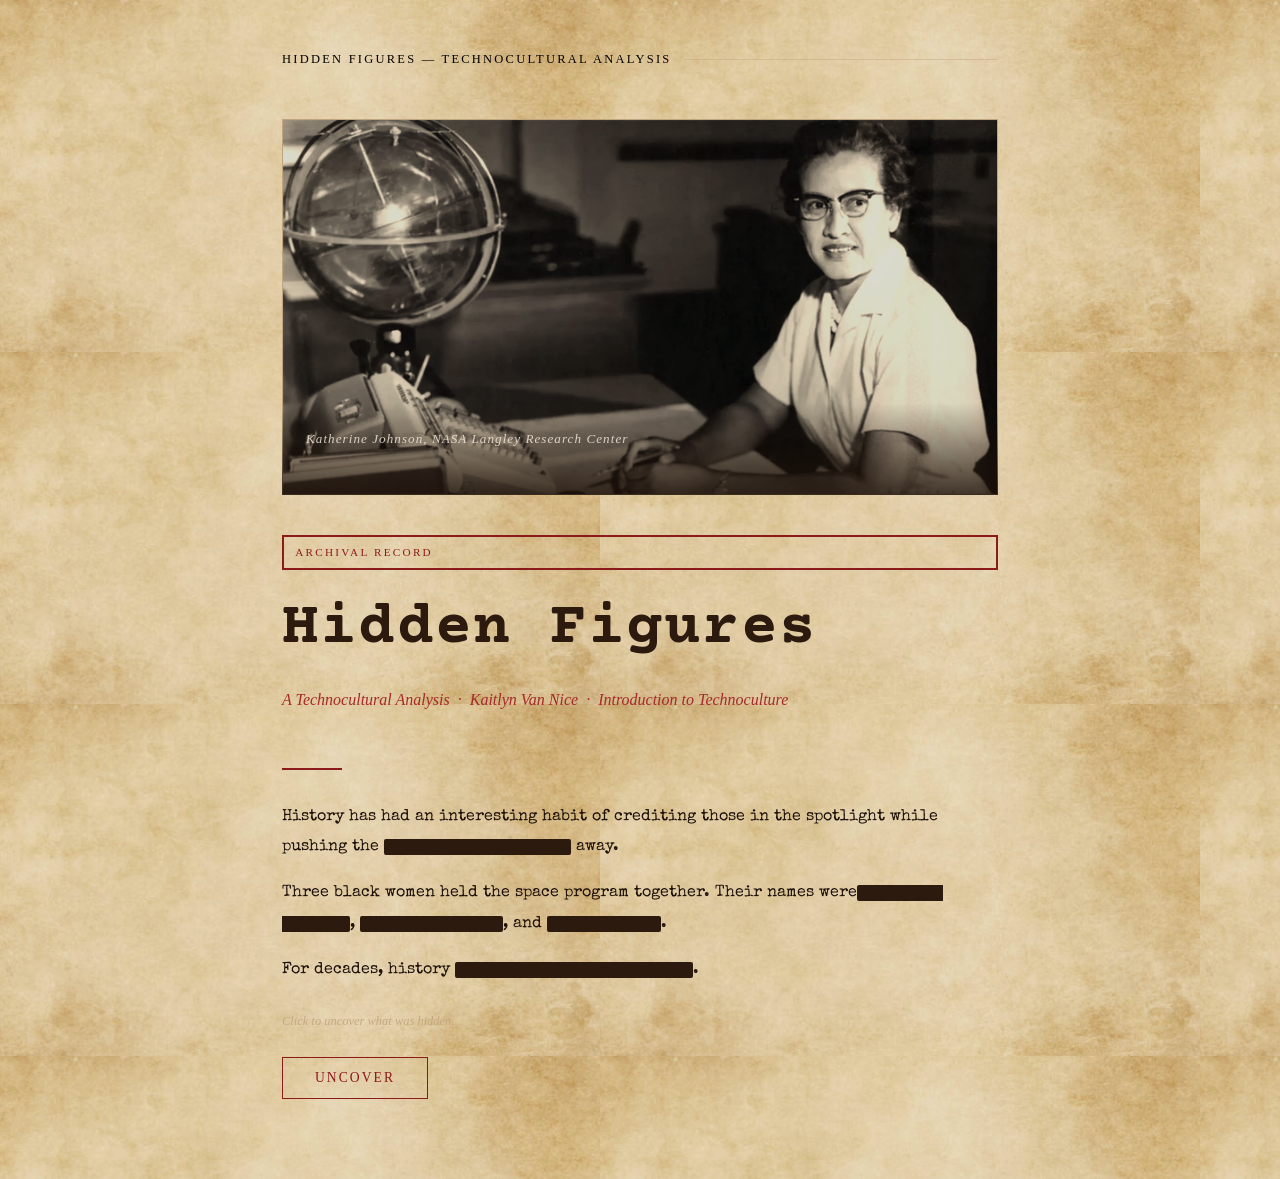
<file: index.html>
<!DOCTYPE html>
<html lang="en">
  <head>
    <meta charset="UTF-8" />
    <meta name="viewport" content="width=device-width, initial-scale=1.0" />
    <title>Hidden Figures: A Technocultural Analysis</title>
    <link rel="preconnect" href="https://fonts.googleapis.com">
      <link rel="preconnect" href="https://fonts.gstatic.com" crossorigin>
      <link href="https://fonts.googleapis.com/css2?family=Courier+Prime:ital,wght@0,400;0,700;1,400;1,700&family=Special+Elite&display=swap" rel="stylesheet">
      <link rel="stylesheet" href="assets/css/styles.css" />
  <style>
    .landing-hero {
      position: relative;
      margin-bottom: 2.5rem;
    }

    .hero-img {
      width: 100%;
      max-height: 480px;
      object-fit: cover;
      object-position: top;
      filter: sepia(50%) contrast(1.1) brightness(0.85);
      border: 1px solid var(--tan);
      display: block;
    }

    .hero-overlay {
      position: absolute;
      bottom: 0;
      left: 0;
      right: 0;
      padding: 1.5rem;
      background: linear-gradient(transparent, rgba(28, 16, 8, 0.82));
    }

    .hero-name {
      font-family: var(--font-caption);
      font-style: italic;
      font-size: 0.82rem;
      color: var(--parchment);
      letter-spacing: 0.08em;
      opacity: 0.85;
    }

    .subtitle {
      font-family: var(--font-caption);
      font-size: 1rem;
      font-style: italic;
      color: var(--tan);
      margin-bottom: 2rem;
      line-height: 1.5;
    }

    .redact-line {
      margin-bottom: 1rem;
      font-family: var(--font-body);
      font-size: 1rem;
      line-height: 1.9;
      color: var(--ink);
    }

    .reveal-prompt {
      font-family: var(--font-caption);
      font-size: 0.78rem;
      color: var(--tan);
      font-style: italic;
      margin-top: 1.5rem;
      margin-bottom: 0;
    }

    .stamp {
      display: inline-block;
      border: 2px solid var(--red);
      color: var(--red);
      font-family: var(--font-caption);
      font-size: 0.7rem;
      letter-spacing: 0.2em;
      text-transform: uppercase;
      padding: 0.3rem 0.7rem;
      transform: rotate(-2deg);
      opacity: 0.75;
      margin-bottom: 1.5rem;
    }
    </style>
  </head>
<body>
  <div class="page">

    <div class="site-label fade-in" style="color:black;">Hidden Figures — Technocultural Analysis</div>

    <div class="landing-hero fade-in fade-in-delay-1">
      <img
        src="assets/img/katherine-johnson.jpg"
        alt="Katherine Johnson at NASA"
        class="hero-img"
      />
      <div class="hero-overlay">
        <p class="hero-name">Katherine Johnson, NASA Langley Research Center</p>
      </div>
    </div>

    <div class="stamp fade-in fade-in-delay-2">Archival Record</div>

    <h1 class="fade-in fade-in-delay-2">Hidden Figures</h1>
    <p class="subtitle fade-in fade-in-delay-2" style="color:brown">A Technocultural Analysis &nbsp;·&nbsp; Kaitlyn Van Nice &nbsp;·&nbsp; Introduction to Technoculture</p>

    <div class="divider fade-in fade-in-delay-3"></div>

    <div class="fade-in fade-in-delay-3">
      <p class="redact-line">
        History has had an interesting habit of crediting those in the spotlight
        while pushing the <span class="redacted" id="r1">actual support system</span> away.
      </p>
      <p class="redact-line">
        Three black women held the space program together.
        Their names were<span class="redacted" id="r2">Katherine Johnson</span>,
        <span class="redacted" id="r3">Dorothy Vaughan</span>, and
        <span class="redacted" id="r4">Mary Jackson</span>.
      </p>
      <p class="redact-line">
        For decades, history <span class="redacted" id="r5">almost forgot them entirely</span>.
      </p>

      <p class="reveal-prompt">Click to uncover what was hidden.</p>
      <button class="nav-btn" id="revealBtn" style="margin-top:1.5rem;">Uncover</button>
    </div>

    <div id="continueWrap" style="display:none;">
      <a href="intro.html" class="nav-btn">Begin &rarr;</a>
      <p class="progress" style="color:black;">Page 1 of 8</p>
    </div>

  </div>

  <script>
    const redacted = document.querySelectorAll('.redacted');
    const revealBtn = document.getElementById('revealBtn');
    const continueWrap = document.getElementById('continueWrap');
    let revealed = false;

    revealBtn.addEventListener('click', () => {
      if (!revealed) {
        redacted.forEach((el, i) => {
          setTimeout(() => el.classList.add('revealed'), i * 350);
        });
        setTimeout(() => {
          revealBtn.style.display = 'none';
          continueWrap.style.display = 'block';
          document.querySelector('.reveal-prompt').style.display = 'none';
        }, redacted.length * 350 + 400);
        revealed = true;
      }
    });
  </script>
</body>
</html>
</file>
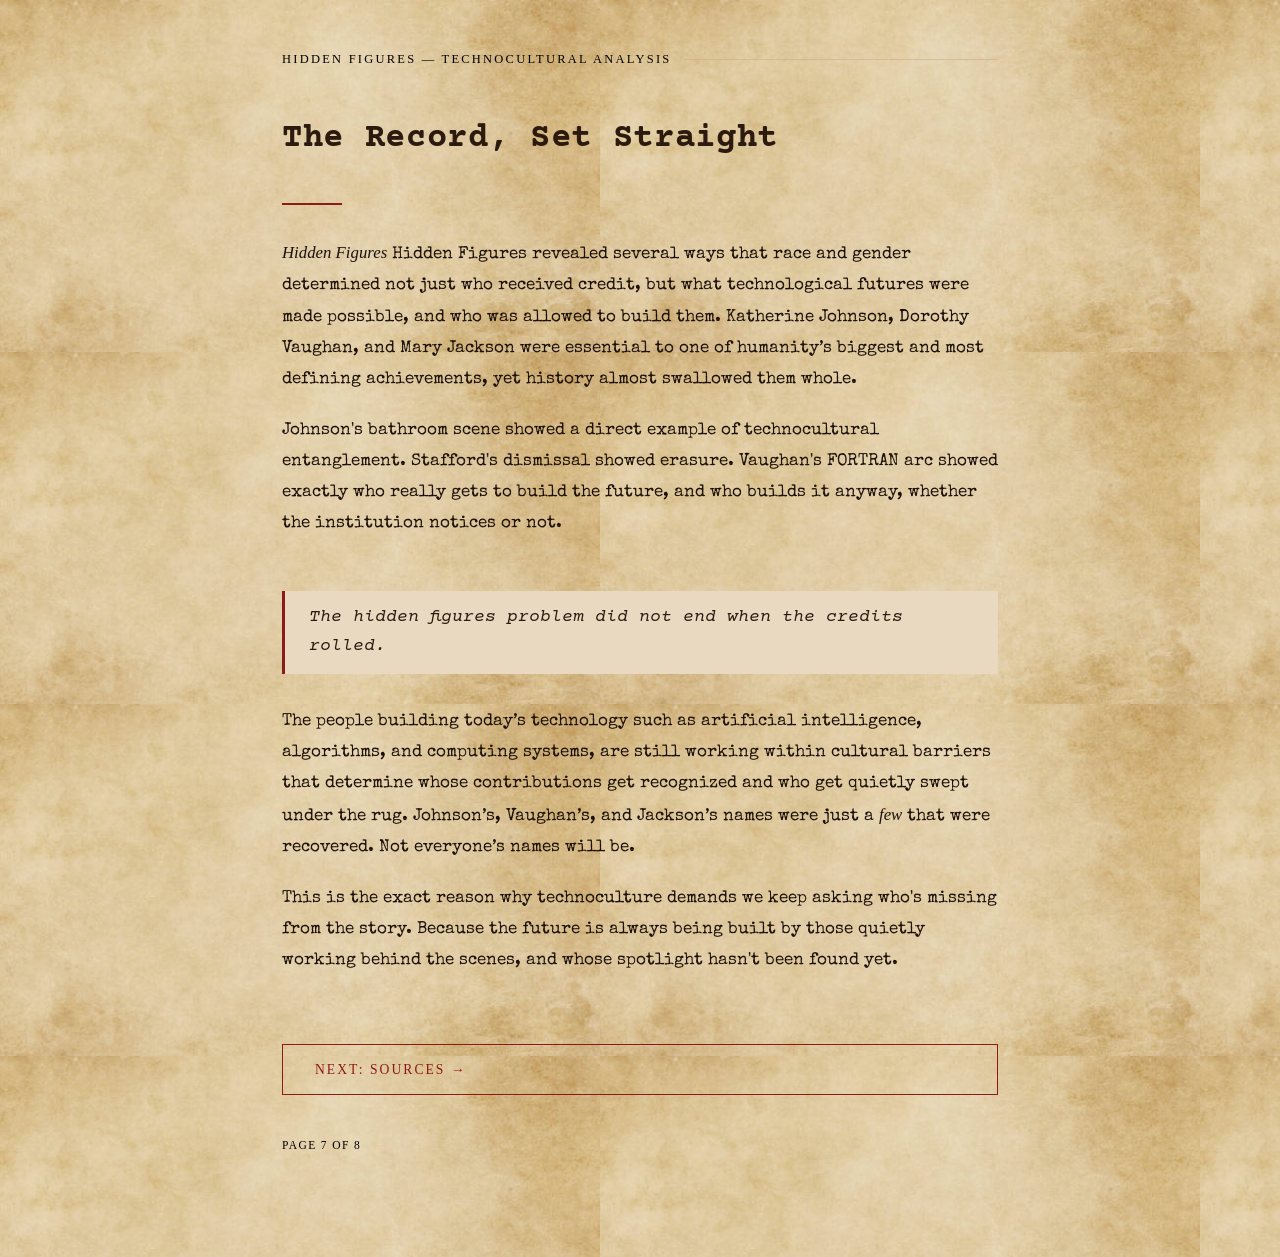
<file: conclusion.html>
<!DOCTYPE html>
<html lang="en">
<head>
  <meta charset="UTF-8" />
  <meta name="viewport" content="width=device-width, initial-scale=1.0" />
  <title>Conclusion — Hidden Figures</title>
  <link rel="preconnect" href="https://fonts.googleapis.com">
<link rel="preconnect" href="https://fonts.gstatic.com" crossorigin>
<link href="https://fonts.googleapis.com/css2?family=Courier+Prime:ital,wght@0,400;0,700;1,400;1,700&family=Special+Elite&display=swap" rel="stylesheet">
  <link rel="stylesheet" href="assets/css/styles.css" />
</head>
<body>
  <div class="page">

    <div class="site-label fade-in" style="color:black;">Hidden Figures — Technocultural Analysis</div>

    <h2 class="fade-in fade-in-delay-1">The Record, Set Straight</h2>
    <div class="divider fade-in fade-in-delay-1"></div>

    <p class="fade-in fade-in-delay-1">
      <em>Hidden Figures</em> Hidden Figures revealed several ways that race and gender determined not 
      just who received credit, but what technological futures were made possible, and who was allowed 
      to build them. Katherine Johnson, Dorothy Vaughan, and Mary Jackson were essential to one of humanity’s 
      biggest and most defining achievements, yet history almost swallowed them whole. 
    </p>

    <p class="fade-in fade-in-delay-2">
      Johnson's bathroom scene showed a direct example of technocultural entanglement.
      Stafford's dismissal showed erasure. Vaughan's FORTRAN arc showed exactly
      who really gets to build the future, and who builds it anyway, whether
      the institution notices or not.
    </p>

    <div class="pull-quote fade-in fade-in-delay-2">
      The hidden figures problem did not end when the credits rolled.
    </div>

    <p class="fade-in fade-in-delay-3">
      The people building today’s technology such as artificial intelligence, algorithms, 
      and computing systems, are still working within cultural barriers that determine 
      whose contributions get recognized and who get quietly swept under the rug. 
      Johnson’s, Vaughan’s, and Jackson’s names were just a <em>few</em> that were recovered. 
      Not everyone’s names will be.
    </p>

    <p class="fade-in fade-in-delay-3">
      This is the exact reason why technoculture demands we keep asking who's missing from the story.
      Because the future is always being built by those quietly working behind the
      scenes, and whose spotlight hasn't been found yet.
    </p>

    <a href="sources.html" class="nav-btn fade-in fade-in-delay-4">Next: Sources &rarr;</a>
    <p class="progress fade-in fade-in-delay-4" style="color:black;">Page 7 of 8</p>

  </div>
  <script src="assets/js/main.js"></script>
</body>
</html>
</file>
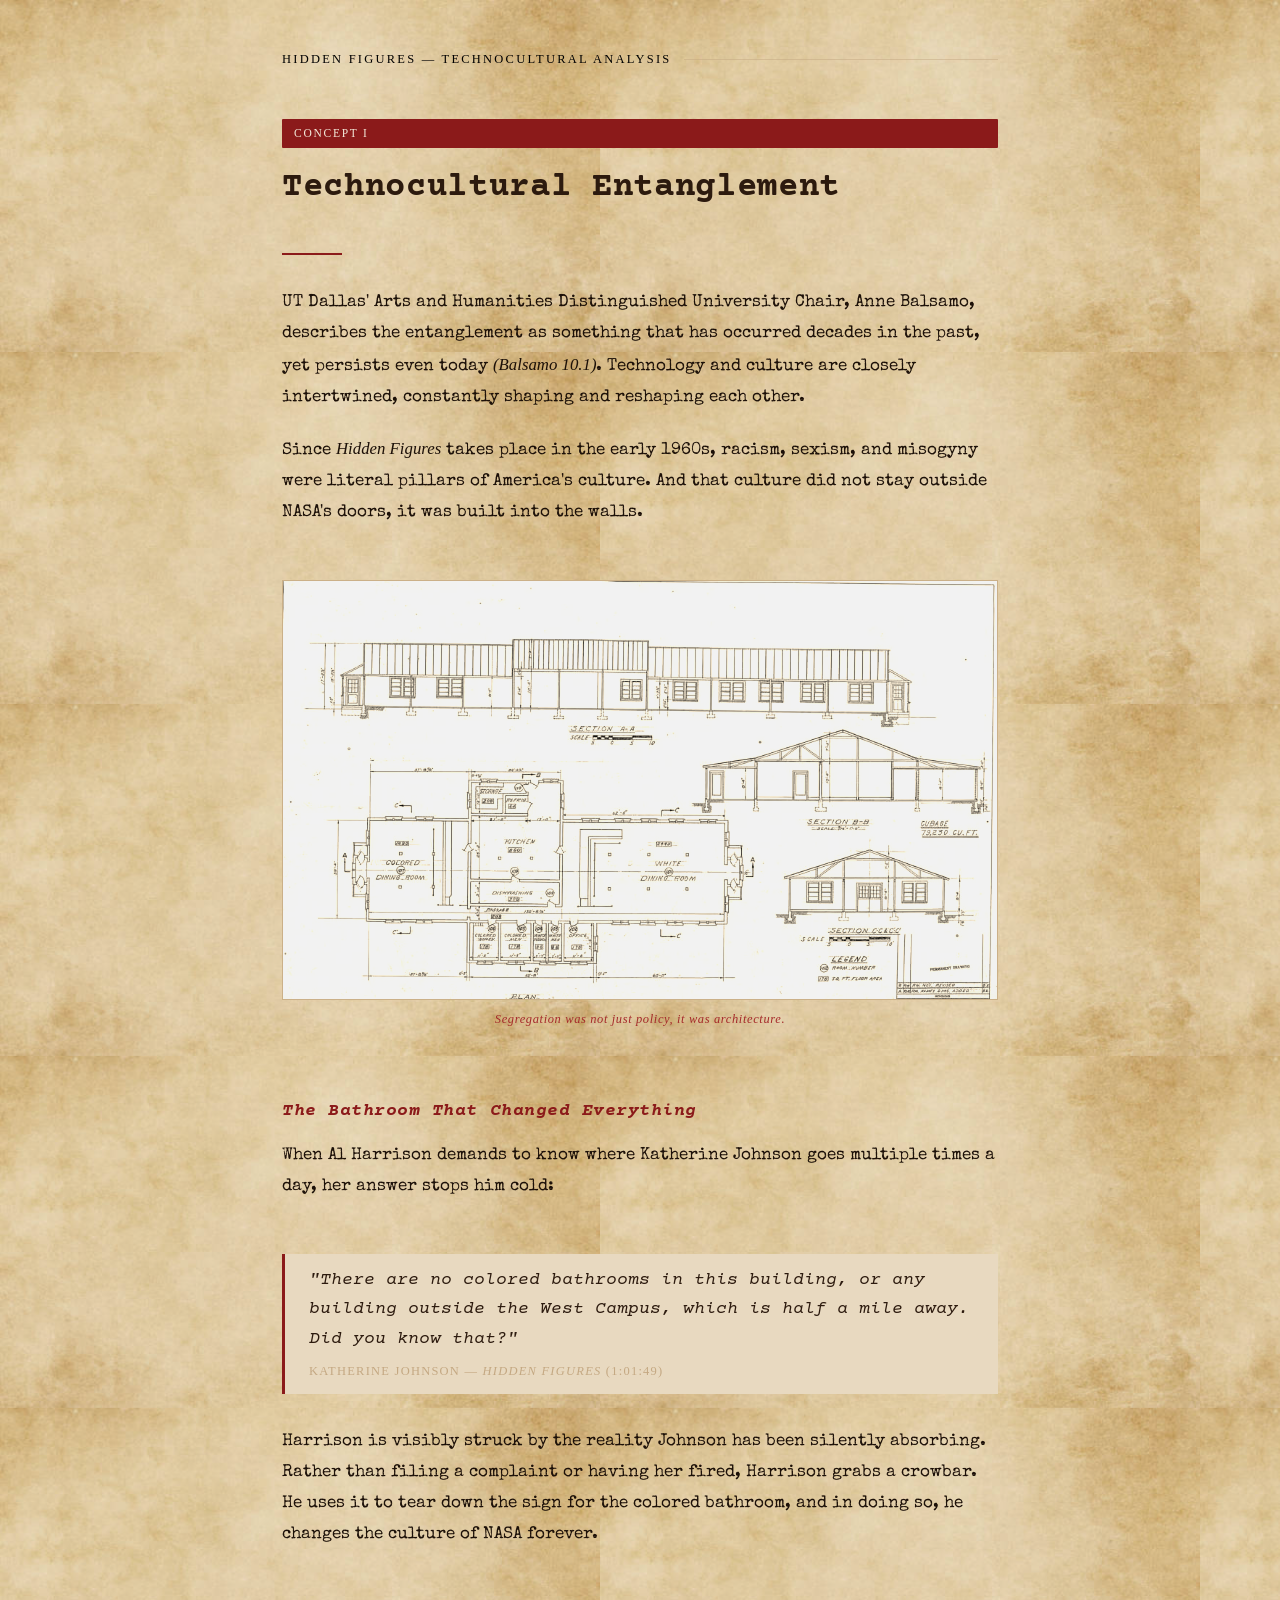
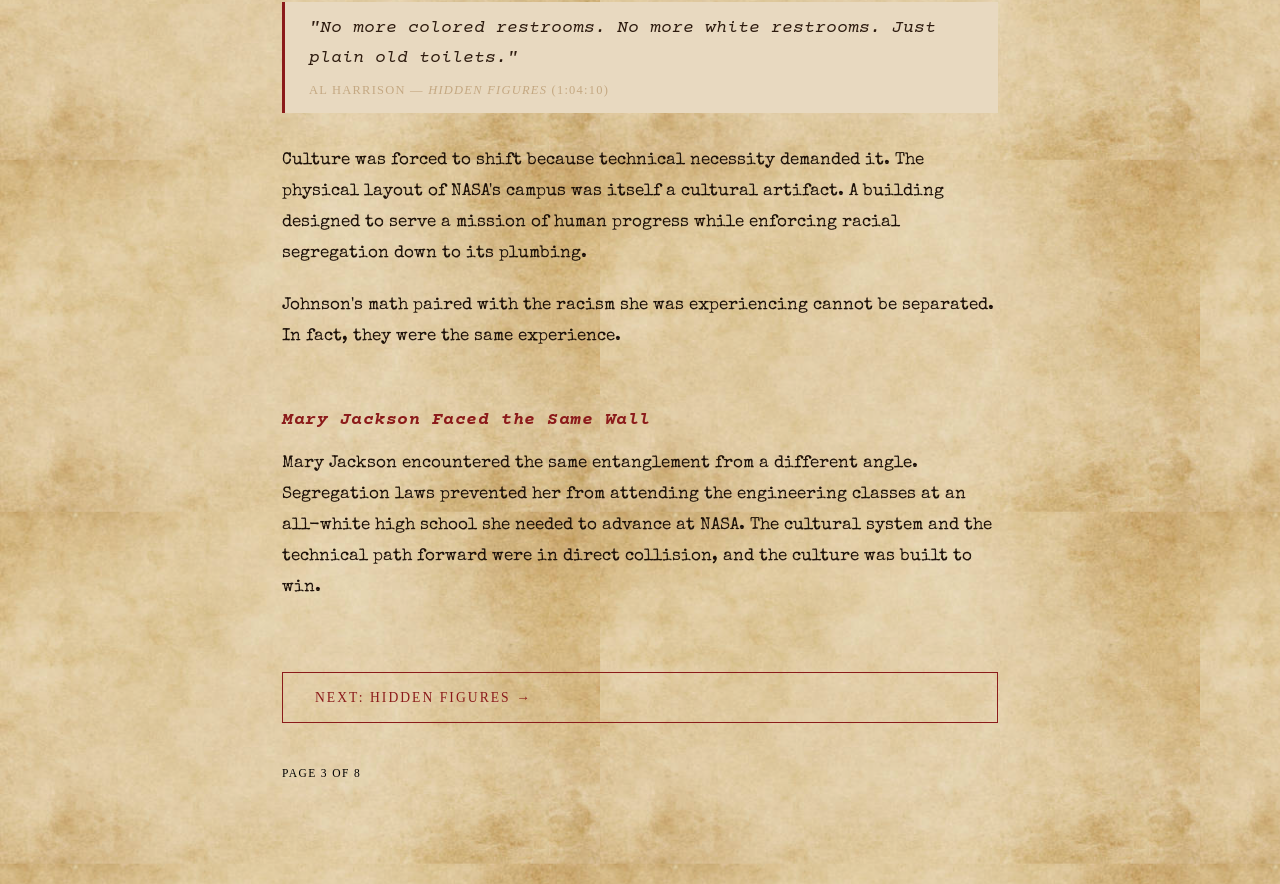
<file: entanglement.html>
<!DOCTYPE html>
<html lang="en">
<head>
  <meta charset="UTF-8" />
  <meta name="viewport" content="width=device-width, initial-scale=1.0" />
  <title>Technocultural Entanglement — Hidden Figures</title>
  <link rel="preconnect" href="https://fonts.googleapis.com">
<link rel="preconnect" href="https://fonts.gstatic.com" crossorigin>
<link href="https://fonts.googleapis.com/css2?family=Courier+Prime:ital,wght@0,400;0,700;1,400;1,700&family=Special+Elite&display=swap" rel="stylesheet">
  <link rel="stylesheet" href="assets/css/styles.css" />
</head>
<body>
  <div class="page">

    <div class="site-label fade-in" style="color:black;">Hidden Figures — Technocultural Analysis</div>

    <div class="concept-badge fade-in">Concept I</div>

    <h2 class="fade-in fade-in-delay-1">Technocultural Entanglement</h2>
    <div class="divider fade-in fade-in-delay-1"></div>

    <p class="fade-in fade-in-delay-1">
      UT Dallas' Arts and Humanities Distinguished University Chair, Anne Balsamo,
      describes the entanglement as something that has occurred decades in the past,
      yet persists even today <em>(Balsamo 10.1)</em>. Technology and culture are closely intertwined, constantly shaping and reshaping each other.
    </p>

    <p class="fade-in fade-in-delay-2">
      Since <em>Hidden Figures</em> takes place in the early 1960s, racism, sexism, and
      misogyny were literal pillars of America's culture. And that culture did not
      stay outside NASA's doors, it was built into the walls.
    </p>

    <!-- Segregated facilities image -->
    <img
      src="assets/img/segregated-facilities.jpg"
      alt="Segregated facilities sign"
      class="archival-img fade-in fade-in-delay-2"
    />
    <p class="img-caption fade-in fade-in-delay-2" style="color:brown;">Segregation was not just policy, it was architecture.</p>

    <h3 class="fade-in fade-in-delay-2">The Bathroom That Changed Everything</h3>

    <p class="fade-in fade-in-delay-2">
      When Al Harrison demands to know where Katherine Johnson goes multiple times
      a day, her answer stops him cold:
    </p>

    <div class="pull-quote fade-in fade-in-delay-3">
      "There are no colored bathrooms in this building, or any building outside
      the West Campus, which is half a mile away. Did you know that?"
      <cite>Katherine Johnson — <em>Hidden Figures</em> (1:01:49)</cite>
    </div>

    <p class="fade-in fade-in-delay-3">
      Harrison is visibly struck by the reality Johnson has been silently absorbing.
      Rather than filing a complaint or having her fired, Harrison grabs a crowbar.
      He uses it to tear down the sign for the colored bathroom, and in doing so, he changes the culture of NASA forever.
    </p>

    <div class="pull-quote fade-in fade-in-delay-3">
      "No more colored restrooms. No more white restrooms. Just plain old toilets."
      <cite>Al Harrison — <em>Hidden Figures</em> (1:04:10)</cite>
    </div>

    <p class="fade-in fade-in-delay-3">
      Culture was forced to shift because technical necessity demanded it. The physical
      layout of NASA's campus was itself a cultural artifact. A building designed
      to serve a mission of human progress while enforcing racial segregation down
      to its plumbing.
    </p>

    <p class="fade-in fade-in-delay-3">
      Johnson's math paired with the racism she was experiencing cannot be separated.
      In fact, they were the same experience.
    </p>

    <!-- Mary Jackson bridge -->
    <h3 class="fade-in fade-in-delay-3">Mary Jackson Faced the Same Wall</h3>

    <p class="fade-in fade-in-delay-3">
      Mary Jackson encountered the same entanglement from a different angle.
      Segregation laws prevented her from attending the engineering classes at an all-white high school she
      needed to advance at NASA. The cultural system and the technical path forward
      were in direct collision, and the culture was built to win.
    </p>

    <a href="hidden.html" class="nav-btn fade-in fade-in-delay-4">Next: Hidden Figures &rarr;</a>
    <p class="progress fade-in fade-in-delay-4" style="color:black;">Page 3 of 8</p>

  </div>
  <script src="assets/js/main.js"></script>
</body>
</html>
</file>
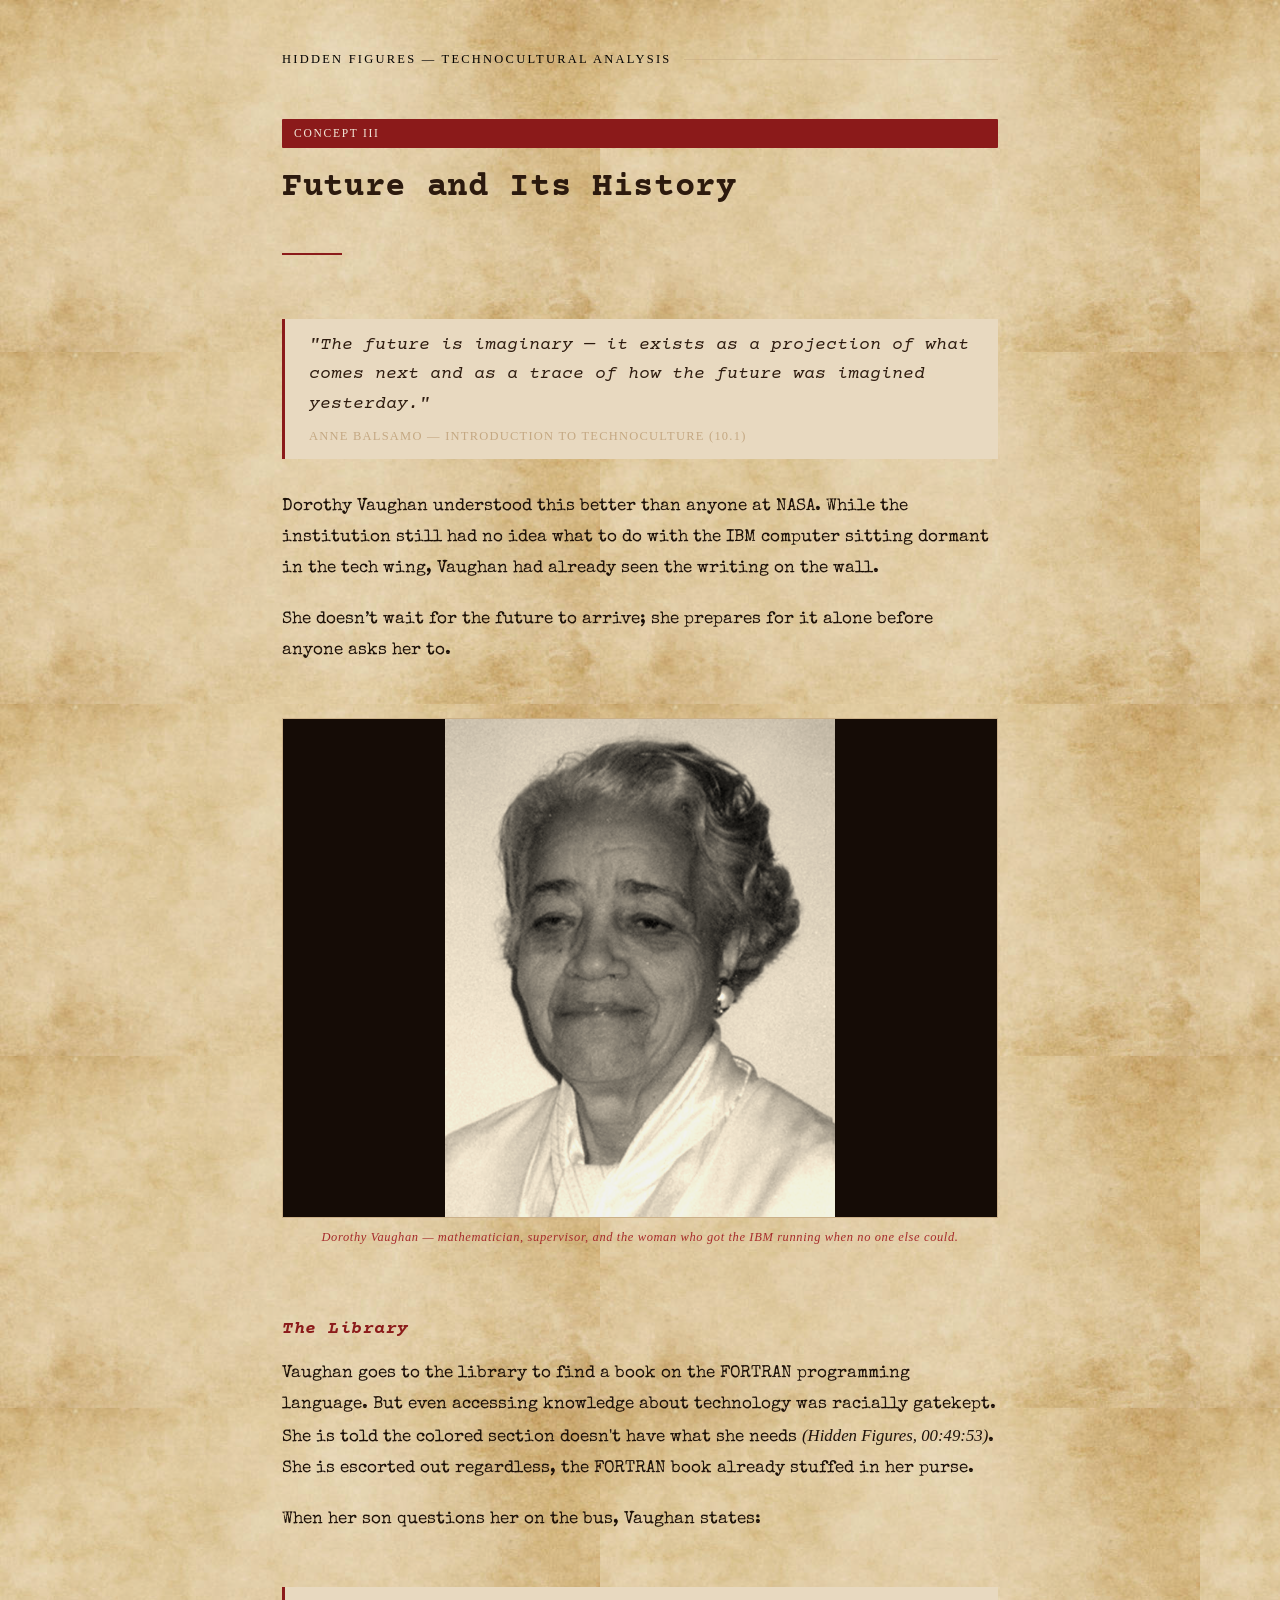
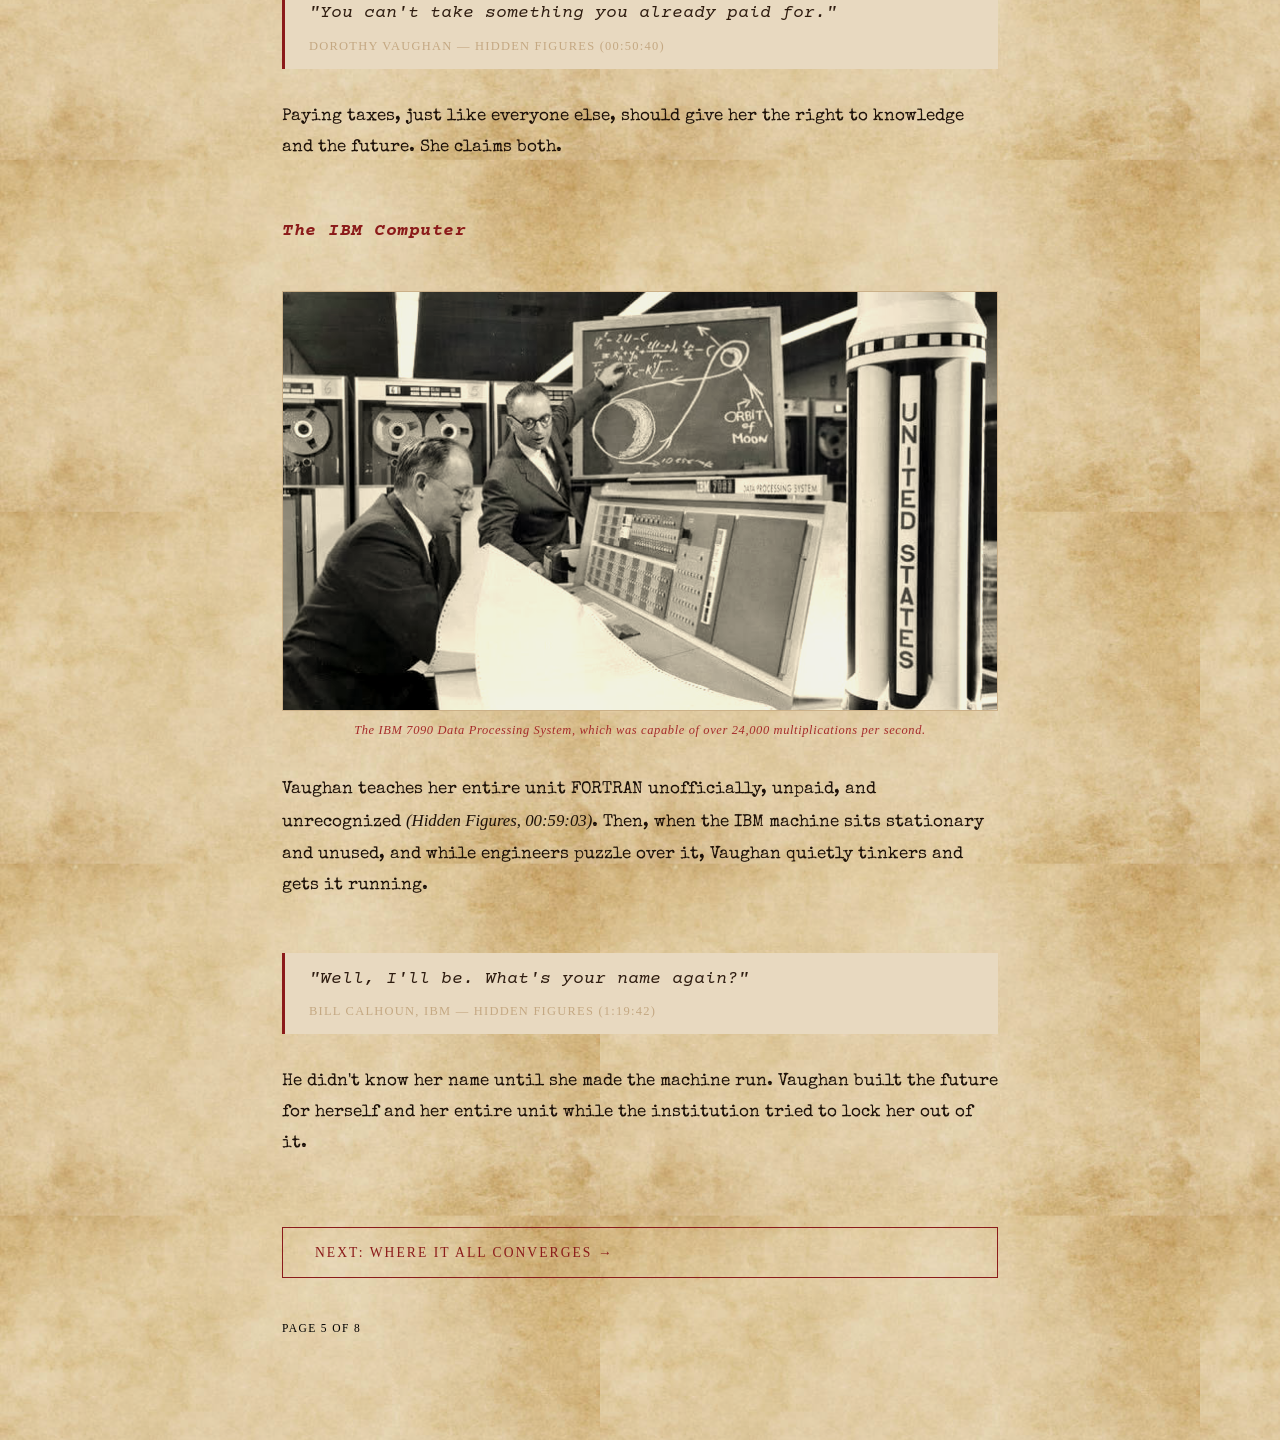
<file: future.html>
<!DOCTYPE html>
<html lang="en">
<head>
  <meta charset="UTF-8" />
  <meta name="viewport" content="width=device-width, initial-scale=1.0" />
  <title>Future and Its History — Hidden Figures</title>
  <link rel="preconnect" href="https://fonts.googleapis.com">
<link rel="preconnect" href="https://fonts.gstatic.com" crossorigin>
<link href="https://fonts.googleapis.com/css2?family=Courier+Prime:ital,wght@0,400;0,700;1,400;1,700&family=Special+Elite&display=swap" rel="stylesheet">
  <link rel="stylesheet" href="assets/css/styles.css" />
</head>
<body>
  <div class="page">

    <div class="site-label fade-in" style="color:black;">Hidden Figures — Technocultural Analysis</div>

    <div class="concept-badge fade-in">Concept III</div>

    <h2 class="fade-in fade-in-delay-1">Future and Its History</h2>
    <div class="divider fade-in fade-in-delay-1"></div>

    <div class="pull-quote fade-in fade-in-delay-1">
      "The future is imaginary — it exists as a projection of what comes next
      and as a trace of how the future was imagined yesterday."
      <cite>Anne Balsamo — Introduction to TechnoCulture (10.1)</cite>
    </div>

    <p class="fade-in fade-in-delay-2">
      Dorothy Vaughan understood this better than anyone at NASA. While the
      institution still had no idea what to do with the IBM computer sitting
      dormant in the tech wing, Vaughan had already seen the writing on the wall.
    </p>

    <p class="fade-in fade-in-delay-2">
      She doesn’t wait for the future to arrive; she prepares for it alone before anyone asks her to.
    </p>

    <!-- Dorothy image -->
    <img
      src="assets/img/dorothy-vaughan.jpg"
      alt="Dorothy Vaughan, NASA mathematician"
      class="archival-img fade-in fade-in-delay-2"
      style="object-fit: contain; max-height: 500px; background: #1C1008;"
    />
    <p class="img-caption fade-in fade-in-delay-2" style="color:brown;">Dorothy Vaughan — mathematician, supervisor,
      and the woman who got the IBM running when no one else could.</p>

    <h3 class="fade-in fade-in-delay-2">The Library</h3>

    <p class="fade-in fade-in-delay-2">
      Vaughan goes to the library to find a book on the FORTRAN programming language.
      But even accessing knowledge about technology was racially gatekept. She is
      told the colored section doesn't have what she needs <em>(Hidden Figures, 00:49:53)</em>.
      She is escorted out regardless, the FORTRAN book already stuffed in her purse.
    </p>

    <p class="fade-in fade-in-delay-3">
      When her son questions her on the bus, Vaughan states:
    </p>

    <div class="pull-quote fade-in fade-in-delay-3">
      "You can't take something you already paid for."
      <cite>Dorothy Vaughan — Hidden Figures (00:50:40)</cite>
    </div>

    <p class="fade-in fade-in-delay-3">
      Paying taxes, just like everyone else, should give her the right to
      knowledge and the future. She claims both.
    </p>

    <h3 class="fade-in fade-in-delay-3">The IBM Computer</h3>

    <!-- IBM image -->
    <img
      src="assets/img/ibm-computer.jpg"
      alt="IBM 7090 mainframe computer"
      class="archival-img fade-in fade-in-delay-3"
    />
    <p class="img-caption fade-in fade-in-delay-3" style="color:brown;">The IBM 7090 Data Processing System, which was 
      capable of over 24,000 multiplications per second.</p>

    <p class="fade-in fade-in-delay-3">
      Vaughan teaches her entire unit FORTRAN unofficially, unpaid, and unrecognized
      <em>(Hidden Figures, 00:59:03)</em>. Then, when the IBM machine sits stationary and unused,
      and while engineers puzzle over it, Vaughan quietly tinkers and gets it running.
    </p>

    <div class="pull-quote fade-in fade-in-delay-4">
      "Well, I'll be. What's your name again?"
      <cite>Bill Calhoun, IBM — Hidden Figures (1:19:42)</cite>
    </div>

    <p class="fade-in fade-in-delay-4">
      He didn't know her name until she made the machine run. Vaughan built the
      future for herself and her entire unit while the institution tried to
      lock her out of it.
    </p>

    <a href="synthesis.html" class="nav-btn fade-in fade-in-delay-4">Next: Where It All Converges &rarr;</a>
    <p class="progress fade-in fade-in-delay-4" style="color:black;">Page 5 of 8</p>

  </div>
  <script src="assets/js/main.js"></script>
</body>
</html>
</file>
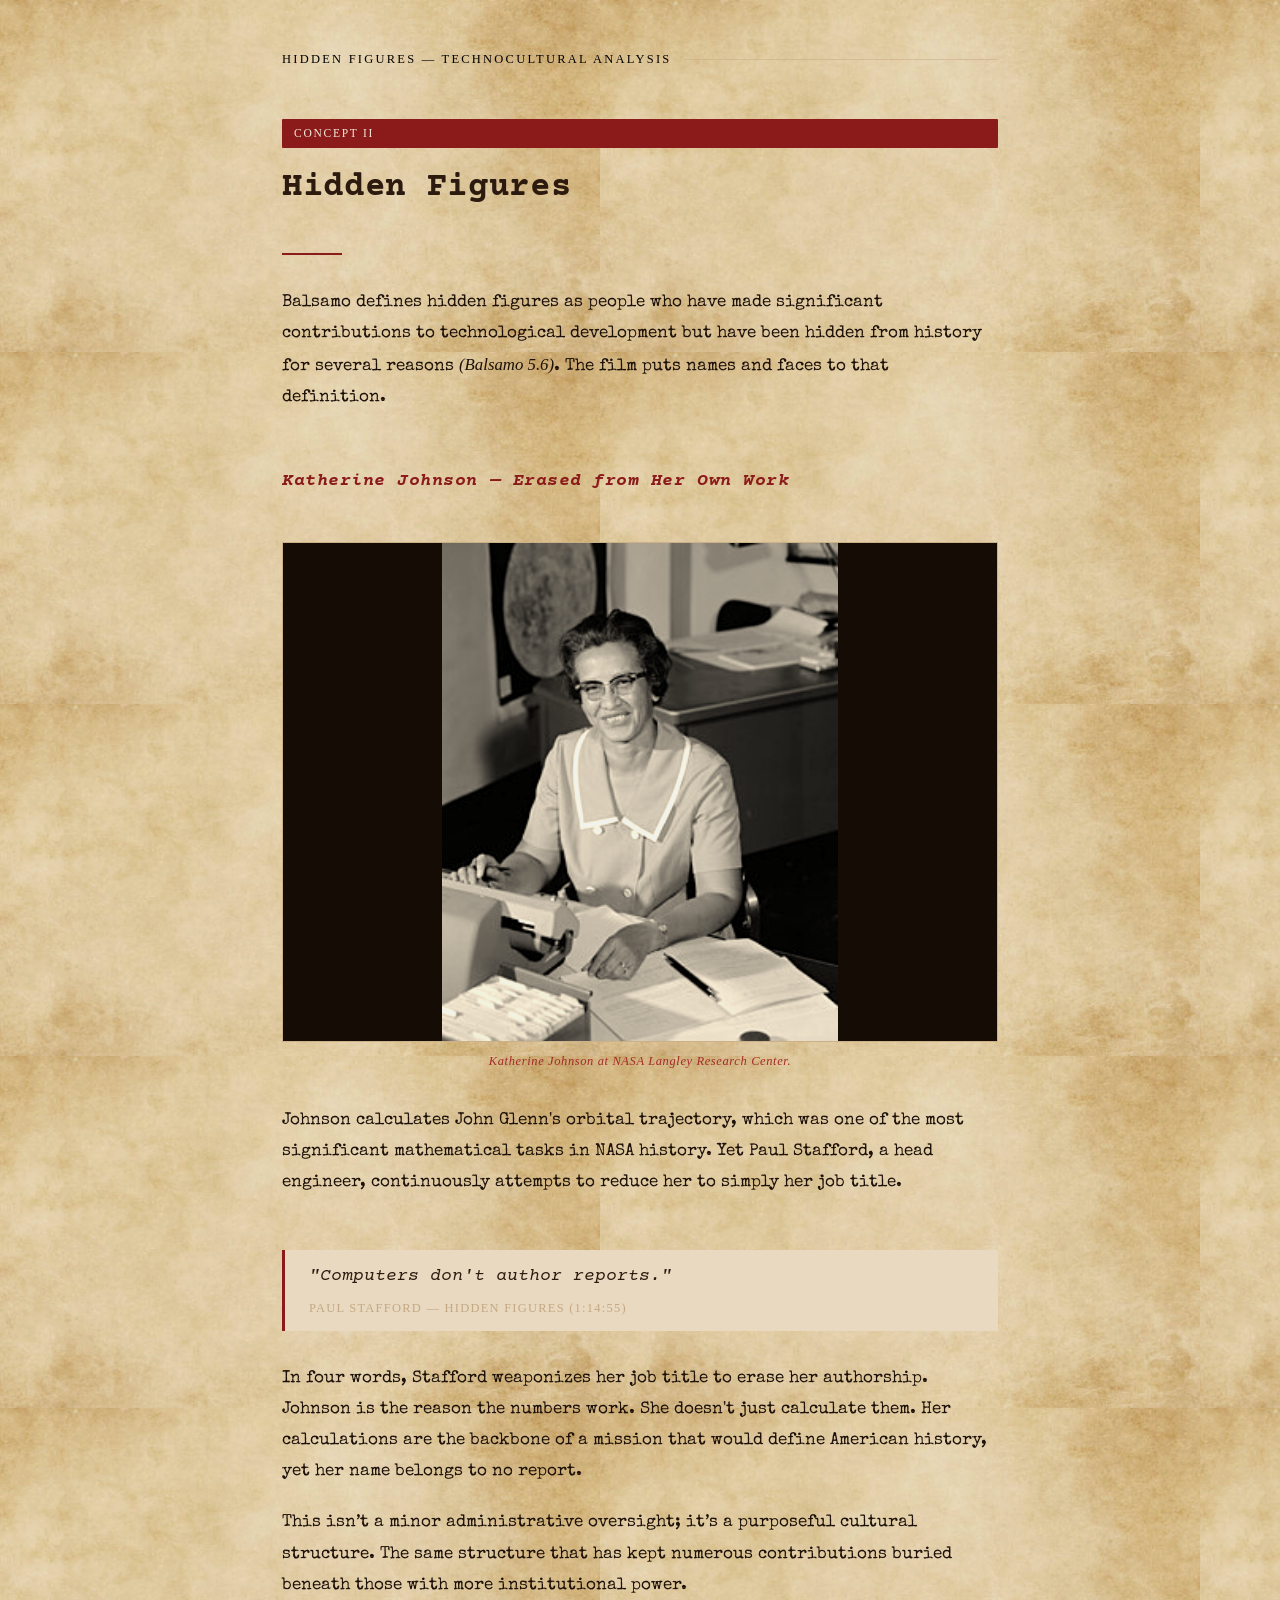
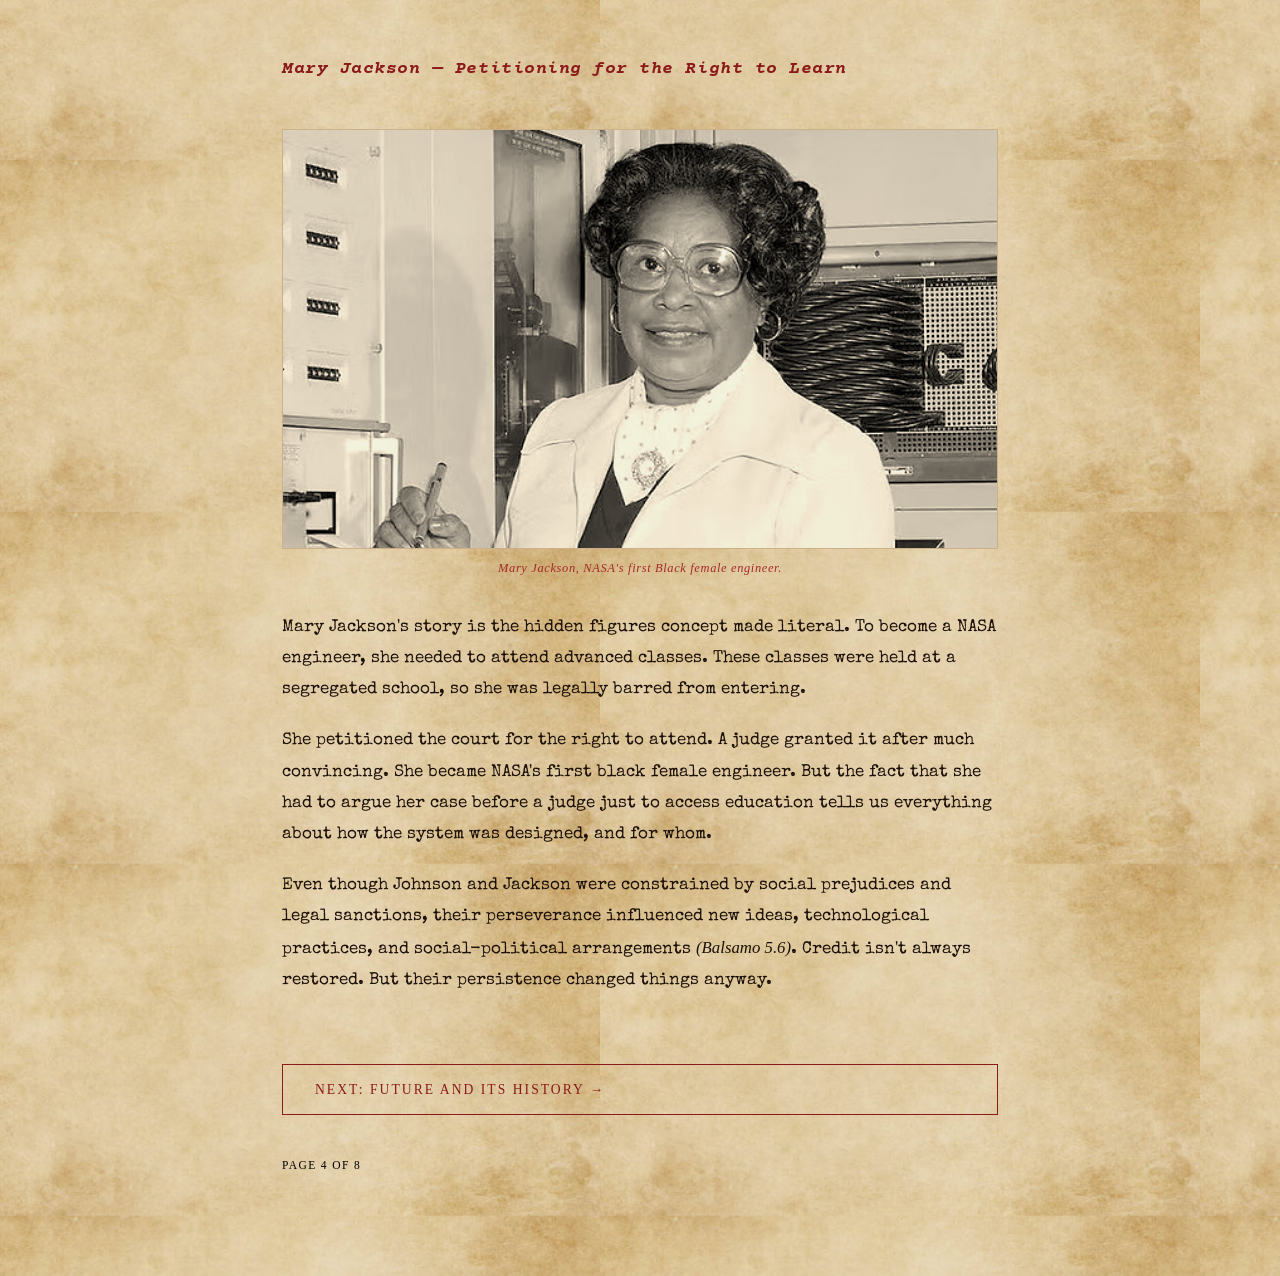
<file: hidden.html>
<!DOCTYPE html>
<html lang="en">
<head>
  <meta charset="UTF-8" />
  <meta name="viewport" content="width=device-width, initial-scale=1.0" />
  <title>Hidden Figures — The Concept</title>
  <link rel="preconnect" href="https://fonts.googleapis.com">
<link rel="preconnect" href="https://fonts.gstatic.com" crossorigin>
<link href="https://fonts.googleapis.com/css2?family=Courier+Prime:ital,wght@0,400;0,700;1,400;1,700&family=Special+Elite&display=swap" rel="stylesheet">
  <link rel="stylesheet" href="assets/css/styles.css" />
</head>
<body>
  <div class="page">

    <div class="site-label fade-in" style="color:black;">Hidden Figures — Technocultural Analysis</div>

    <div class="concept-badge fade-in">Concept II</div>

    <h2 class="fade-in fade-in-delay-1">Hidden Figures</h2>
    <div class="divider fade-in fade-in-delay-1"></div>

    <p class="fade-in fade-in-delay-1">
      Balsamo defines hidden figures as people who have made significant contributions
      to technological development but have been hidden from history for several reasons
      <em>(Balsamo 5.6)</em>. The film puts names and faces to that definition.
    </p>

    <!-- Katherine section -->
    <h3 class="fade-in fade-in-delay-2">Katherine Johnson — Erased from Her Own Work</h3>

    <img
      src="assets/img/katherine-johnson-2.jpg"
      alt="Katherine Johnson at her desk at NASA"
      class="archival-img fade-in fade-in-delay-2"
      style="object-fit: contain; max-height: 500px; background: #1C1008;"
    />
    <p class="img-caption fade-in fade-in-delay-2" style="color:brown;">Katherine Johnson at NASA Langley Research Center.</p>

    <p class="fade-in fade-in-delay-2">
      Johnson calculates John Glenn's orbital trajectory, which was one of the most significant
      mathematical tasks in NASA history. Yet Paul Stafford, a head engineer,
      continuously attempts to reduce her to simply her job title.
    </p>

    <div class="pull-quote fade-in fade-in-delay-3">
      "Computers don't author reports."
      <cite>Paul Stafford — Hidden Figures (1:14:55)</cite>
    </div>

    <p class="fade-in fade-in-delay-3">
      In four words, Stafford weaponizes her job title to erase her authorship.
      Johnson is the reason the numbers work. She doesn't just calculate them.
      Her calculations are the backbone of a mission that would define American history,
      yet her name belongs to no report.
    </p>

    <p class="fade-in fade-in-delay-3">
      This isn’t a minor administrative oversight; it’s a purposeful cultural structure.
      The same structure that has kept numerous contributions buried beneath those with more institutional power.
    </p>

    <!-- Mary section -->
    <h3 class="fade-in fade-in-delay-3">Mary Jackson — Petitioning for the Right to Learn</h3>

    <img
      src="assets/img/mary-jackson.jpg"
      alt="Mary Jackson, NASA engineer"
      class="archival-img fade-in fade-in-delay-3"
    />
    <p class="img-caption fade-in fade-in-delay-3" style="color: brown">Mary Jackson, NASA's first Black female engineer.</p>

    <p class="fade-in fade-in-delay-3">
      Mary Jackson's story is the hidden figures concept made literal. To become
      a NASA engineer, she needed to attend advanced classes. These classes were held at
      a segregated school, so she was legally barred from entering.
    </p>

    <p class="fade-in fade-in-delay-3">
      She petitioned the court for the right to attend. A judge granted it after much convincing.
      She became NASA's first black female engineer. But the fact that she had
      to argue her case before a judge just to access education tells us everything
      about how the system was designed, and for whom.
    </p>

    <p class="fade-in fade-in-delay-3">
      Even though Johnson and Jackson were constrained by social prejudices and
      legal sanctions, their perseverance influenced new ideas, technological
      practices, and social-political arrangements <em>(Balsamo 5.6)</em>.
      Credit isn't always restored. But their persistence changed things anyway.
    </p>

    <a href="future.html" class="nav-btn fade-in fade-in-delay-4">Next: Future and Its History &rarr;</a>
    <p class="progress fade-in fade-in-delay-4" style="color:black;">Page 4 of 8</p>

  </div>
  <script src="assets/js/main.js"></script>
</body>
</html>
</file>
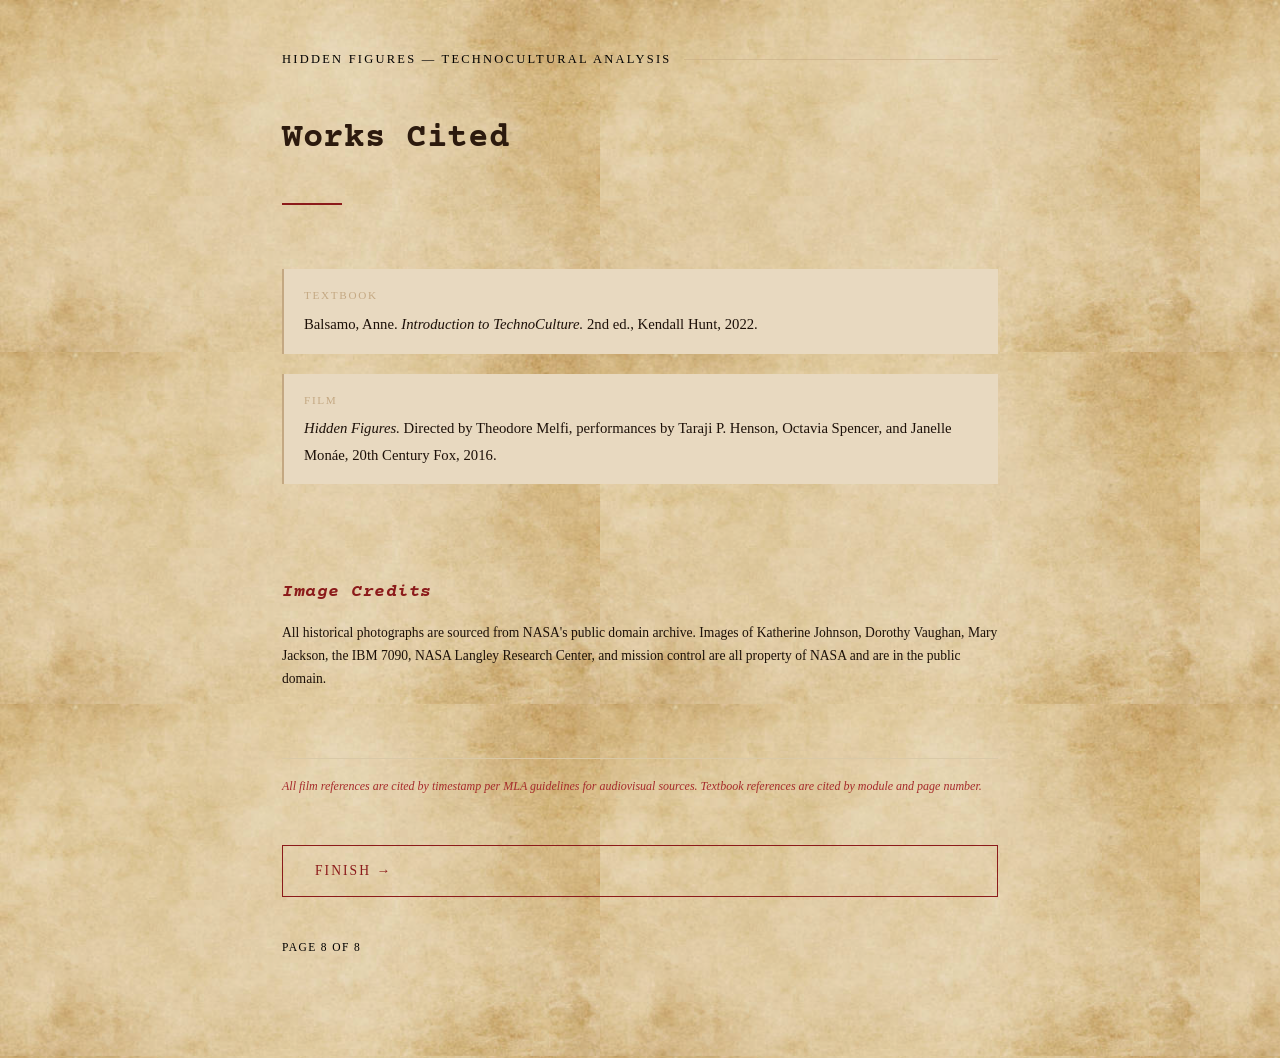
<file: sources.html>
<!DOCTYPE html>
<html lang="en">
<head>
  <meta charset="UTF-8" />
  <meta name="viewport" content="width=device-width, initial-scale=1.0" />
  <title>Sources — Hidden Figures</title>
  <link rel="preconnect" href="https://fonts.googleapis.com">
<link rel="preconnect" href="https://fonts.gstatic.com" crossorigin>
<link href="https://fonts.googleapis.com/css2?family=Courier+Prime:ital,wght@0,400;0,700;1,400;1,700&family=Special+Elite&display=swap" rel="stylesheet">
  <link rel="stylesheet" href="assets/css/styles.css" />
  <style>
    .works-cited {
      margin: 2rem 0;
    }

    .citation {
      font-family: var(--font-caption);
      font-size: 0.92rem;
      line-height: 1.8;
      color: var(--ink);
      padding: 1rem 1.25rem;
      border-left: 2px solid var(--tan);
      margin-bottom: 1.25rem;
      background: var(--parchment-dark);
    }

    .citation-label {
      font-family: var(--font-caption);
      font-size: 0.7rem;
      letter-spacing: 0.15em;
      text-transform: uppercase;
      color: var(--tan);
      margin-bottom: 0.35rem;
    }

    .image-credits {
      margin-top: 2.5rem;
    }

    .image-credits h3 {
      margin-top: 0;
    }

    .image-credits p {
      font-family: var(--font-caption);
      font-size: 0.85rem;
      color: var(--ink);
      line-height: 1.7;
    }
  </style>
</head>
<body>
  <div class="page">

    <div class="site-label fade-in" style="color:black;">Hidden Figures — Technocultural Analysis</div>

    <h2 class="fade-in fade-in-delay-1">Works Cited</h2>
    <div class="divider fade-in fade-in-delay-1"></div>

    <div class="works-cited fade-in fade-in-delay-2">

      <div class="citation">
        <p class="citation-label">Textbook</p>
        Balsamo, Anne. <em>Introduction to TechnoCulture.</em> 2nd ed., Kendall Hunt, 2022.
      </div>

      <div class="citation">
        <p class="citation-label">Film</p>
        <em>Hidden Figures.</em> Directed by Theodore Melfi, performances by Taraji P. Henson,
        Octavia Spencer, and Janelle Monáe, 20th Century Fox, 2016.
      </div>

    </div>

    <!-- Image credits -->
    <div class="image-credits fade-in fade-in-delay-3">
      <h3>Image Credits</h3>
      <p>
        All historical photographs are sourced from NASA's public domain archive.
        Images of Katherine Johnson, Dorothy Vaughan, Mary Jackson, the IBM 7090,
        NASA Langley Research Center, and mission control are all property of NASA
        and are in the public domain.
      </p>
    </div>

    <div class="source-note fade-in fade-in-delay-3" style="color:brown">
      All film references are cited by timestamp per MLA guidelines for audiovisual sources.
      Textbook references are cited by module and page number.
    </div>

    <a href="index.html" class="nav-btn fade-in fade-in-delay-4">Finish &rarr;</a>
    <p class="progress fade-in fade-in-delay-4" style="color:black;">Page 8 of 8</p>

  </div>
  <script src="assets/js/main.js"></script>
</body>
</html>
</file>
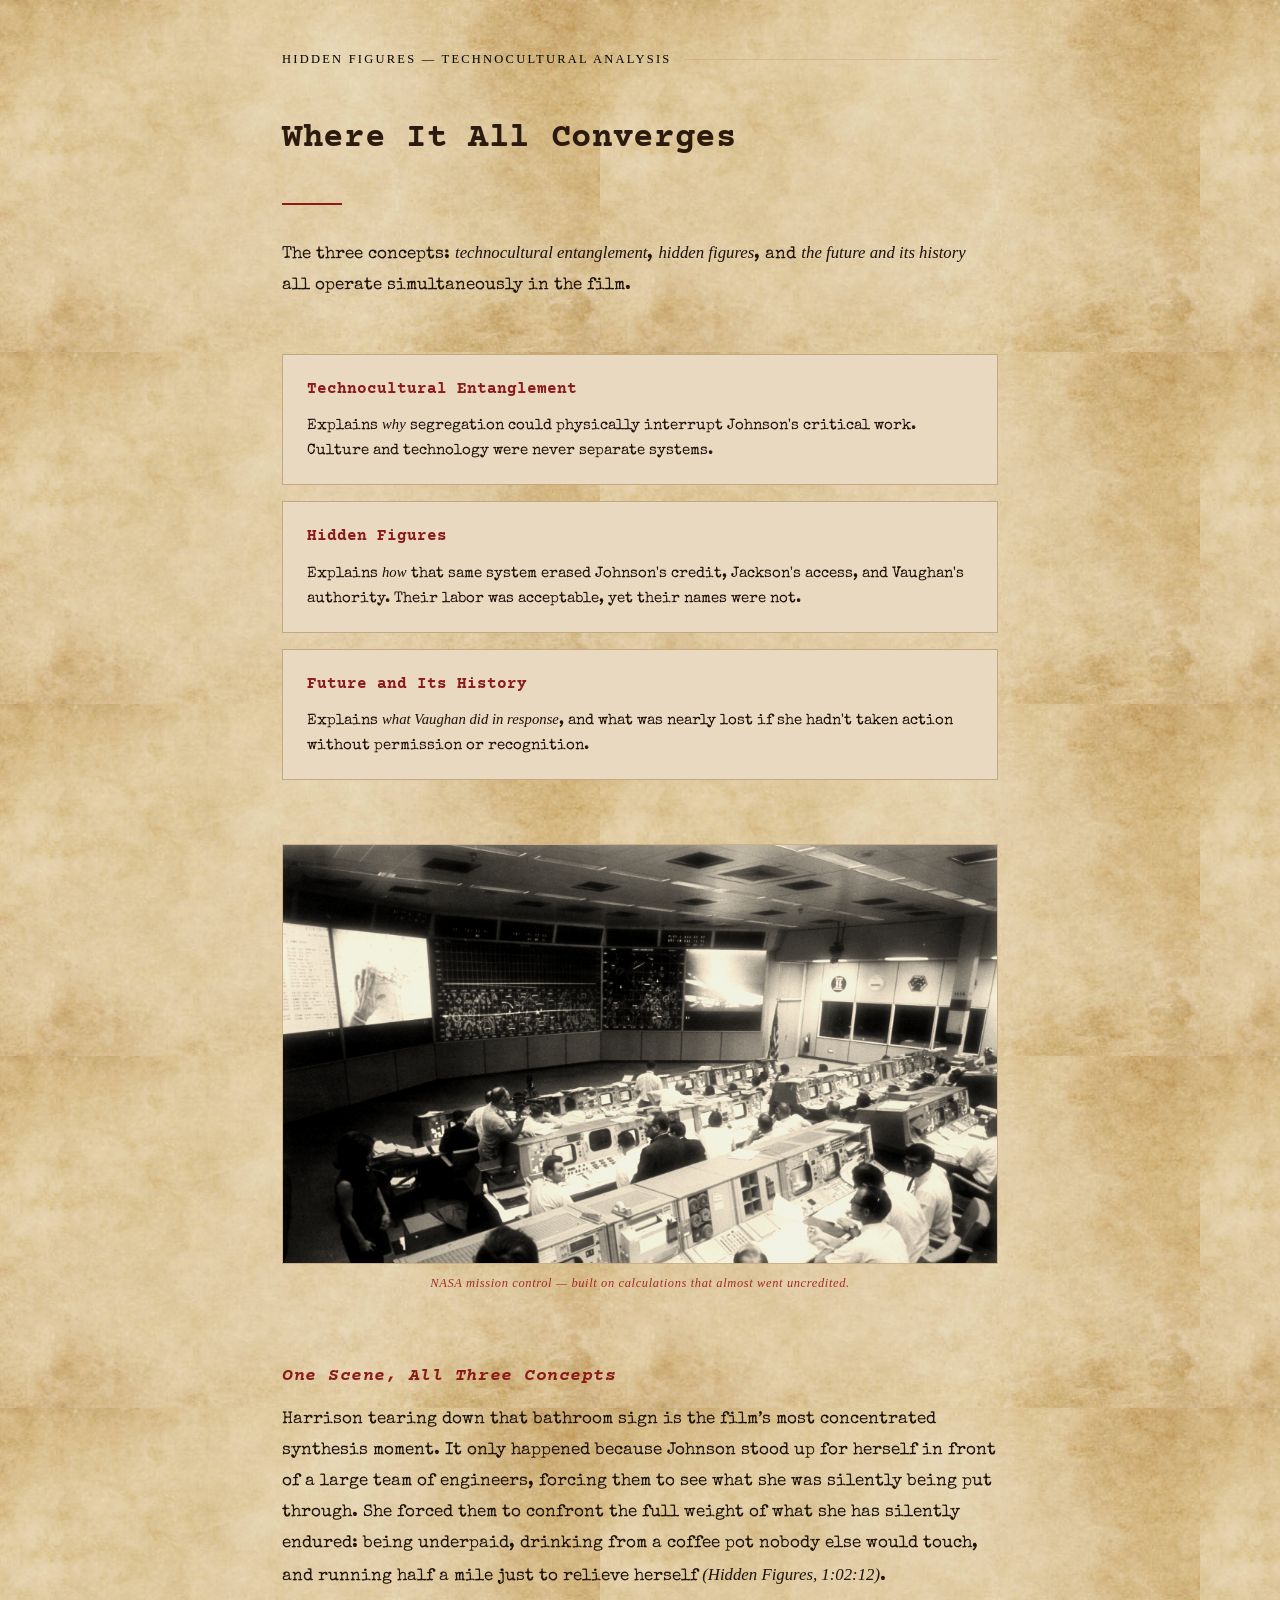
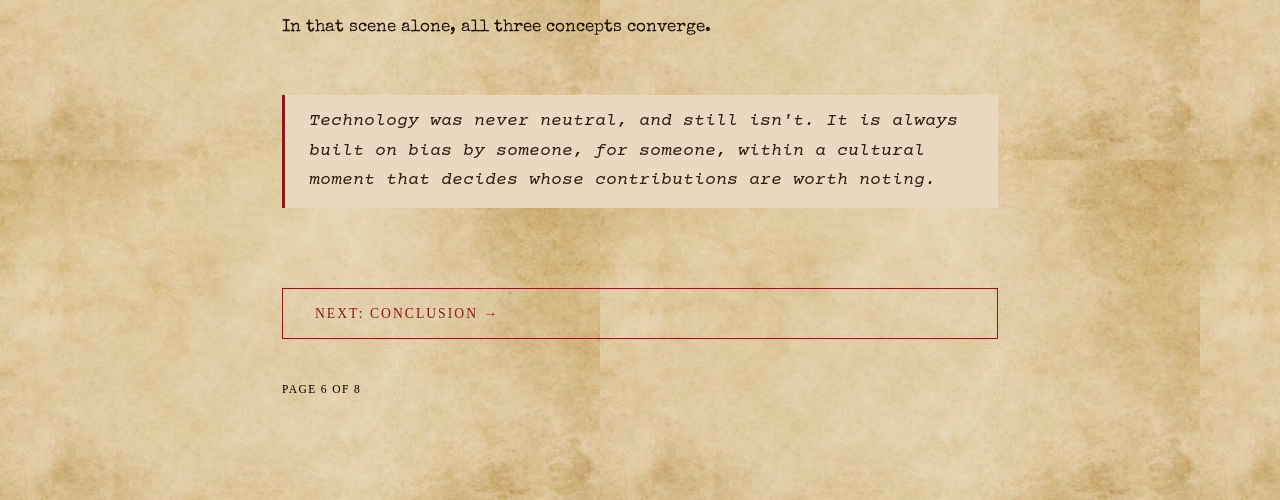
<file: synthesis.html>
<!DOCTYPE html>
<html lang="en">
<head>
  <meta name="viewport" content="width=device-width, initial-scale=1.0" />
  <title>Synthesis — Hidden Figures</title>
  <link rel="preconnect" href="https://fonts.googleapis.com">
<link rel="preconnect" href="https://fonts.gstatic.com" crossorigin>
<link href="https://fonts.googleapis.com/css2?family=Courier+Prime:ital,wght@0,400;0,700;1,400;1,700&family=Special+Elite&display=swap" rel="stylesheet">
  <link rel="stylesheet" href="assets/css/styles.css" />
  <style>
    .concept-grid {
      display: grid;
      grid-template-columns: 1fr;
      gap: 1rem;
      margin: 2rem 0;
    }

    .concept-card {
      border: 1px solid var(--tan);
      padding: 1.25rem 1.5rem;
      background: var(--parchment-dark);
    }

    .concept-card h4 {
      font-family: var(--font-display);
      font-size: 1rem;
      font-weight: 700;
      color: var(--red);
      margin-bottom: 0.5rem;
    }

    .concept-card p {
      font-size: 0.92rem;
      margin-bottom: 0;
      line-height: 1.7;
    }
  </style>
</head>
<body>
  <div class="page">

    <div class="site-label fade-in" style="color:black;">Hidden Figures — Technocultural Analysis</div>

    <h2 class="fade-in fade-in-delay-1">Where It All Converges</h2>
    <div class="divider fade-in fade-in-delay-1"></div>

    <p class="fade-in fade-in-delay-1">
      The three concepts: <em>technocultural entanglement</em>, <em>hidden figures</em>, and <em>the future and its history</em>
      all operate simultaneously in the film.
    </p>

    <!-- Concept grid summary -->
    <div class="concept-grid fade-in fade-in-delay-2">
      <div class="concept-card">
        <h4>Technocultural Entanglement</h4>
        <p>Explains <em>why</em> segregation could physically interrupt Johnson's critical work. Culture and technology were never separate systems.</p>
      </div>
      <div class="concept-card">
        <h4>Hidden Figures</h4>
        <p>Explains <em>how</em> that same system erased Johnson's credit, Jackson's access, and Vaughan's authority.
        Their labor was acceptable, yet their names were not.</p>
      </div>
      <div class="concept-card">
        <h4>Future and Its History</h4>
        <p>Explains <em>what Vaughan did in response</em>, and what was nearly lost if she hadn't taken action without permission or recognition.</p>
      </div>
    </div>

    <!-- Control room image -->
    <img
      src="assets/img/mission-control.jpg"
      alt="NASA mission control room"
      class="archival-img fade-in fade-in-delay-2"
    />
    <p class="img-caption fade-in fade-in-delay-2" style="color:brown;">NASA mission control — built on calculations that almost went uncredited.</p>

    <h3 class="fade-in fade-in-delay-3">One Scene, All Three Concepts</h3>

    <p class="fade-in fade-in-delay-3">
      Harrison tearing down that bathroom sign is the film’s most concentrated synthesis moment.
      It only happened because Johnson stood up for herself in front of a large team of engineers,
      forcing them to see what she was silently being put through. She forced them to confront the 
      full weight of what she has silently endured: being underpaid, drinking from a coffee pot 
      nobody else would touch, and running half a mile just to relieve herself<em> (Hidden Figures, 1:02:12)</em>.
    </p>

    <p class="fade-in fade-in-delay-3">
      In that scene alone, all three concepts converge.
    </p>

    <div class="pull-quote fade-in fade-in-delay-3">
      Technology was never neutral, and still isn't. It is always built on bias by someone,
      for someone, within a cultural moment that decides whose contributions
      are worth noting.
    </div>

    <a href="conclusion.html" class="nav-btn fade-in fade-in-delay-4">Next: Conclusion &rarr;</a>
    <p class="progress fade-in fade-in-delay-4" style="color:black;">Page 6 of 8</p>

  </div>
  <script src="assets/js/main.js"></script>
</body>
</html>
</file>
<file: assets/css/styles.css>
@import url('https://fonts.googleapis.com/css2?family=Courier+Prime:ital,wght@0,400;0,700;1,400;1,700&family=Special+Elite&family=IM+Fell+English:ital@0;1&display=swap');
.special-elite-regular {
  font-family: "Special Elite", system-ui;
  font-weight: 400;
  font-style: normal;
}

.courier-prime-regular {
  font-family: "Courier Prime", monospace;
  font-weight: 400;
  font-style: normal;
}

.courier-prime-bold {
  font-family: "Courier Prime", monospace;
  font-weight: 700;
  font-style: normal;
}

.courier-prime-regular-italic {
  font-family: "Courier Prime", monospace;
  font-weight: 400;
  font-style: italic;
}

.courier-prime-bold-italic {
  font-family: "Courier Prime", monospace;
  font-weight: 700;
  font-style: italic;
}


/* ─── Reset ─────────────────────────────────────────────── */
*, *::before, *::after { box-sizing: border-box; margin: 0; padding: 0; }

/* ─── Root tokens ────────────────────────────────────────── */
:root {
  --parchment:      #F2E8D9;
  --parchment-dark: #E8D9C0;
  --ink:            #1C1008;
  --espresso:       #2C1A0E;
  --red:            #8B1A1A;
  --tan:            #C4A882;
  --tan-light:      #D9C9A8;
  --font-display:   'Courier Prime', 'Courier New', monospace;
  --font-body:      'Special Elite', 'Courier New', monospace;
  --font-caption:   'IM Fell English', Georgia, serif;
}

/* ─── Paper texture background ───────────────────────────── */
body {
  background-color: var(--parchment);
  background-image: url('../img/paper.jpg');
  background-repeat: repeat;
  background-size: 600px auto;
  background-blend-mode: multiply;
  color: var(--ink);
  font-family: var(--font-body);
  font-size: 1.05rem;
  line-height: 1.85;
  min-height: 100vh;
  position: relative;
}

/* ─── Page wrapper ───────────────────────────────────────── */
.page {
  max-width: 780px;
  margin: 0 auto;
  padding: 3rem 2rem 5rem;
  min-height: 100vh;
  display: flex;
  flex-direction: column;
  justify-content: center;
}

/* ─── Header / site label ────────────────────────────────── */
.site-label {
  font-family: var(--font-caption);
  font-size: 0.78rem;
  letter-spacing: 0.18em;
  text-transform: uppercase;
  color: var(--tan);
  margin-bottom: 3rem;
  display: flex;
  align-items: center;
  gap: 0.75rem;
}

.site-label::after {
  content: '';
  flex: 1;
  height: 1px;
  background: var(--tan);
  opacity: 0.5;
}

/* ─── Typography ─────────────────────────────────────────── */
h1 {
  font-family: var(--font-display);
  font-size: clamp(2.2rem, 6vw, 3.8rem);
  font-weight: 700;
  color: var(--espresso);
  line-height: 1.15;
  margin-bottom: 1.5rem;
  letter-spacing: 0.02em;
}

h2 {
  font-family: var(--font-display);
  font-size: clamp(1.4rem, 4vw, 2.1rem);
  font-weight: 700;
  color: var(--espresso);
  line-height: 1.2;
  margin-bottom: 1.25rem;
  letter-spacing: 0.02em;
}

h3 {
  font-family: var(--font-display);
  font-size: 1.1rem;
  font-weight: 700;
  font-style: italic;
  color: var(--red);
  margin-bottom: 0.75rem;
  margin-top: 2rem;
  letter-spacing: 0.03em;
}

p {
  margin-bottom: 1.25rem;
  color: var(--ink);
}

em {
  font-family: var(--font-caption);
  font-style: italic;
}

/* ─── Divider ────────────────────────────────────────────── */
.divider {
  width: 60px;
  height: 2px;
  background: var(--red);
  margin: 1.5rem 0 2rem;
  opacity: 0.7;
}

/* ─── Pull quote ─────────────────────────────────────────── */
.pull-quote {
  border-left: 3px solid var(--red);
  padding: 0.75rem 1.5rem;
  margin: 2rem 0;
  background: var(--parchment-dark);
  font-family: var(--font-display);
  font-style: italic;
  font-size: 1.15rem;
  color: var(--espresso);
  line-height: 1.6;
}

.pull-quote cite {
  display: block;
  font-family: var(--font-caption);
  font-style: normal;
  font-size: 0.78rem;
  letter-spacing: 0.1em;
  text-transform: uppercase;
  color: var(--tan);
  margin-top: 0.5rem;
}

/* ─── Images ─────────────────────────────────────────────── */
.archival-img {
  width: 100%;
  max-height: 420px;
  object-fit: cover;
  object-position: top;
  filter: sepia(40%) contrast(1.05) brightness(0.95);
  margin: 2rem 0 0.5rem;
  border: 1px solid var(--tan);
}

.img-caption {
  font-family: var(--font-caption);
  font-style: italic;
  font-size: 0.78rem;
  color: var(--tan);
  letter-spacing: 0.05em;
  margin-bottom: 2rem;
  text-align: center;
}

/* ─── Redaction reveal (landing page signature) ──────────── */
.redacted {
  background: var(--espresso);
  color: transparent;
  border-radius: 2px;
  transition: background 0.8s ease, color 0.8s ease;
  cursor: default;
  padding: 0 4px;
}

.redacted.revealed {
  background: transparent;
  color: var(--ink);
}

/* ─── Navigation button ──────────────────────────────────── */
.nav-btn {
  display: inline-block;
  margin-top: 3rem;
  padding: 0.75rem 2rem;
  background: transparent;
  border: 1.5px solid var(--red);
  color: var(--red);
  font-family: var(--font-caption);
  font-size: 0.85rem;
  letter-spacing: 0.15em;
  text-transform: uppercase;
  text-decoration: none;
  cursor: pointer;
  transition: background 0.25s, color 0.25s;
}

.nav-btn:hover {
  background: var(--red);
  color: var(--parchment);
}

/* ─── Progress indicator ─────────────────────────────────── */
.progress {
  font-family: var(--font-caption);
  font-size: 0.72rem;
  letter-spacing: 0.12em;
  color: var(--tan);
  text-transform: uppercase;
  margin-top: 2.5rem;
}

/* ─── Concept label badge ────────────────────────────────── */
.concept-badge {
  display: inline-block;
  font-family: var(--font-caption);
  font-size: 0.72rem;
  letter-spacing: 0.15em;
  text-transform: uppercase;
  color: var(--parchment);
  background: var(--red);
  padding: 0.25rem 0.75rem;
  margin-bottom: 1.25rem;
  border-radius: 1px;
}

/* ─── Footer / source note ───────────────────────────────── */
.source-note {
  font-family: var(--font-caption);
  font-size: 0.75rem;
  color: var(--tan);
  font-style: italic;
  border-top: 1px solid var(--tan-light);
  padding-top: 1rem;
  margin-top: 3rem;
}

/* ─── Animations ─────────────────────────────────────────── */

/* Page load fade-up (existing elements) */
@keyframes fadeUp {
  from { opacity: 0; transform: translateY(18px); }
  to   { opacity: 1; transform: translateY(0); }
}

.fade-in {
  animation: fadeUp 0.9s ease both;
}

.fade-in-delay-1 { animation-delay: 0.2s; }
.fade-in-delay-2 { animation-delay: 0.5s; }
.fade-in-delay-3 { animation-delay: 0.8s; }
.fade-in-delay-4 { animation-delay: 1.1s; }

/* Scroll-reveal: elements start hidden, JS adds .visible */
.reveal {
  opacity: 0;
  transform: translateY(24px);
  transition: opacity 0.75s ease, transform 0.75s ease;
}

.reveal.visible {
  opacity: 1;
  transform: translateY(0);
}

/* Divider grows in on reveal */
.divider.reveal {
  transform: scaleX(0);
  transform-origin: left;
  transition: transform 0.6s ease, opacity 0.6s ease;
}

.divider.reveal.visible {
  transform: scaleX(1);
  opacity: 0.7;
}

/* Pull quote slides in from left */
.pull-quote.reveal {
  opacity: 0;
  transform: translateX(-16px);
  transition: opacity 0.8s ease, transform 0.8s ease;
}

.pull-quote.reveal.visible {
  opacity: 1;
  transform: translateX(0);
}

/* Image gentle zoom on reveal */
.archival-img.reveal {
  opacity: 0;
  transform: scale(0.97);
  transition: opacity 0.9s ease, transform 0.9s ease;
}

.archival-img.reveal.visible {
  opacity: 1;
  transform: scale(1);
}

/* Nav button pulse on hover */
.nav-btn {
  position: relative;
  overflow: hidden;
}

.nav-btn::after {
  content: '';
  position: absolute;
  inset: 0;
  background: var(--red);
  transform: translateX(-100%);
  transition: transform 0.3s ease;
  z-index: -1;
}

.nav-btn:hover::after {
  transform: translateX(0);
}

/* Concept card lift on hover */
.concept-card {
  transition: transform 0.2s ease, box-shadow 0.2s ease;
}

.concept-card:hover {
  transform: translateY(-3px);
  box-shadow: 0 6px 20px rgba(28, 16, 8, 0.12);
}

/* Archival image subtle hover brighten */
.archival-img {
  transition: filter 0.4s ease;
}

.archival-img:hover {
  filter: sepia(20%) contrast(1.05) brightness(1.02);
}

/* ─── Responsive ─────────────────────────────────────────── */
@media (max-width: 600px) {
  .page { padding: 2rem 1.25rem 4rem; }
  h1 { font-size: 2rem; }
}

/* ─── Reduced motion ─────────────────────────────────────── */
@media (prefers-reduced-motion: reduce) {
  .fade-in { animation: none; }
  .redacted { transition: none; }
}
</file>
